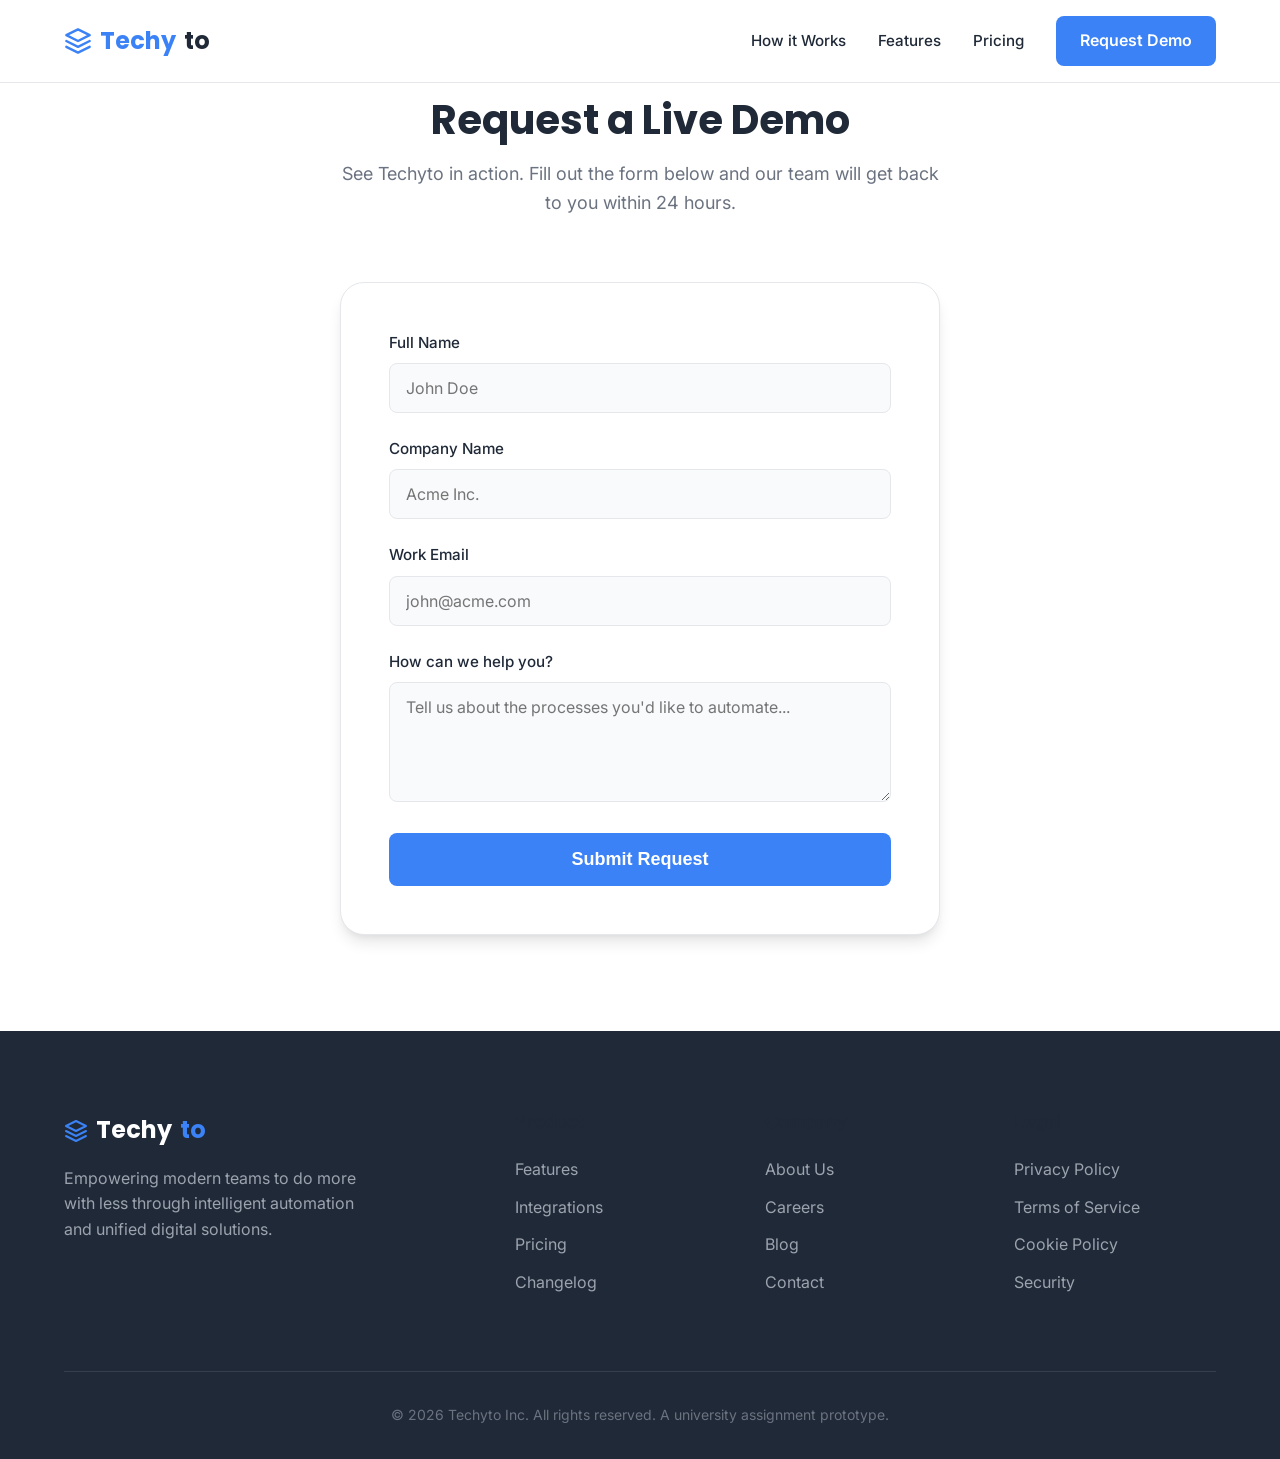
<file: demo.html>
<!DOCTYPE html>
<html lang="en">
<head>
    <meta charset="UTF-8">
    <meta name="viewport" content="width=device-width, initial-scale=1.0">
    <title>Techyto - Automation & Digital Solutions</title>
    <meta name="description" content="Techyto provides cutting-edge digital solutions and automation tools to help businesses save time and scale faster.">
    <link rel="preconnect" href="https://fonts.googleapis.com">
    <link rel="preconnect" href="https://fonts.gstatic.com" crossorigin>
    <link href="https://fonts.googleapis.com/css2?family=Inter:wght@400;500;600&family=Poppins:wght@600;700&display=swap" rel="stylesheet">
    <link rel="stylesheet" href="style.css">
</head>
<body>

    <!-- Navbar -->
    <nav class="navbar" id="navbar">
        <div class="container">
            <a href="index.html" class="logo">
                <svg width="28" height="28" viewBox="0 0 24 24" fill="none" xmlns="http://www.w3.org/2000/svg">
                    <path d="M12 2L2 7L12 12L22 7L12 2Z" stroke="#3B82F6" stroke-width="2" stroke-linecap="round" stroke-linejoin="round"/>
                    <path d="M2 17L12 22L22 17" stroke="#3B82F6" stroke-width="2" stroke-linecap="round" stroke-linejoin="round"/>
                    <path d="M2 12L12 17L22 12" stroke="#3B82F6" stroke-width="2" stroke-linecap="round" stroke-linejoin="round"/>
                </svg>
                Techy<span>to</span>
            </a>
            
            <button class="mobile-menu-btn" id="mobileMenuBtn">
                <svg viewBox="0 0 24 24">
                    <path d="M3 12h18M3 6h18M3 18h18" stroke="currentColor" stroke-width="2" stroke-linecap="round"/>
                </svg>
            </button>

            <div class="nav-links" id="navLinks">
                <a href="index.html#how-it-works" class="nav-link">How it Works</a>
                <a href="features.html" class="nav-link">Features</a>
                <a href="pricing.html" class="nav-link">Pricing</a>
                <a href="demo.html" class="btn btn-primary nav-demo-btn">Request Demo</a>
            </div>
        </div>
    </nav>



    <!-- Request Demo Form Section -->
    <section class="section" id="demo">
        <div class="container">
            <div class="section-header">
                <h2 class="section-title">Request a Live Demo</h2>
                <p class="section-subtitle">See Techyto in action. Fill out the form below and our team will get back to you within 24 hours.</p>
            </div>
            
            <div class="form-container">
                <form id="demoForm">
                    <div class="form-group">
                        <label class="form-label" for="fullName">Full Name</label>
                        <input type="text" id="fullName" class="form-control" placeholder="John Doe" required>
                    </div>
                    <div class="form-group">
                        <label class="form-label" for="companyName">Company Name</label>
                        <input type="text" id="companyName" class="form-control" placeholder="Acme Inc." required>
                    </div>
                    <div class="form-group">
                        <label class="form-label" for="workEmail">Work Email</label>
                        <input type="email" id="workEmail" class="form-control" placeholder="john@acme.com" required>
                    </div>
                    <div class="form-group">
                        <label class="form-label" for="message">How can we help you?</label>
                        <textarea id="message" class="form-control" placeholder="Tell us about the processes you'd like to automate..." required></textarea>
                    </div>
                    <button type="submit" class="btn btn-primary form-submit">Submit Request</button>
                </form>
            </div>
        </div>
    </section>

    <!-- Success Modal -->
    <div class="modal-overlay" id="successModal">
        <div class="modal-content">
            <div class="modal-icon">
                <svg viewBox="0 0 24 24" fill="none" stroke="currentColor" stroke-width="3" stroke-linecap="round" stroke-linejoin="round">
                    <polyline points="20 6 9 17 4 12"></polyline>
                </svg>
            </div>
            <h3>Request Received!</h3>
            <p>Thank you for your interest in Techyto. One of our automation experts will review your request and contact you shortly.</p>
            <button class="btn btn-primary" id="closeModalBtn" style="width: 100%;">Got it, thanks!</button>
        </div>
    </div>

    <!-- Footer -->
    <footer class="footer">
        <div class="container">
            <div class="footer-grid">
                <div class="footer-brand">
                    <a href="index.html" class="logo footer-logo">
                        <svg width="24" height="24" viewBox="0 0 24 24" fill="none" xmlns="http://www.w3.org/2000/svg">
                            <path d="M12 2L2 7L12 12L22 7L12 2Z" stroke="#3B82F6" stroke-width="2" stroke-linecap="round" stroke-linejoin="round"/>
                            <path d="M2 17L12 22L22 17" stroke="#3B82F6" stroke-width="2" stroke-linecap="round" stroke-linejoin="round"/>
                            <path d="M2 12L12 17L22 12" stroke="#3B82F6" stroke-width="2" stroke-linecap="round" stroke-linejoin="round"/>
                        </svg>
                        Techy<span>to</span>
                    </a>
                    <p class="footer-text">Empowering modern teams to do more with less through intelligent automation and unified digital solutions.</p>
                </div>
                <div class="footer-links">
                    <h4>Product</h4>
                    <ul>
                        <li><a href="#">Features</a></li>
                        <li><a href="#">Integrations</a></li>
                        <li><a href="#">Pricing</a></li>
                        <li><a href="#">Changelog</a></li>
                    </ul>
                </div>
                <div class="footer-links">
                    <h4>Company</h4>
                    <ul>
                        <li><a href="#">About Us</a></li>
                        <li><a href="#">Careers</a></li>
                        <li><a href="#">Blog</a></li>
                        <li><a href="#">Contact</a></li>
                    </ul>
                </div>
                <div class="footer-links">
                    <h4>Legal</h4>
                    <ul>
                        <li><a href="#">Privacy Policy</a></li>
                        <li><a href="#">Terms of Service</a></li>
                        <li><a href="#">Cookie Policy</a></li>
                        <li><a href="#">Security</a></li>
                    </ul>
                </div>
            </div>
            <div class="footer-bottom">
                <p>&copy; 2026 Techyto Inc. All rights reserved. A university assignment prototype.</p>
            </div>
        </div>
    </footer>

    <!-- JavaScript -->
    <script src="script.js"></script>
</body>
</html>
</file>
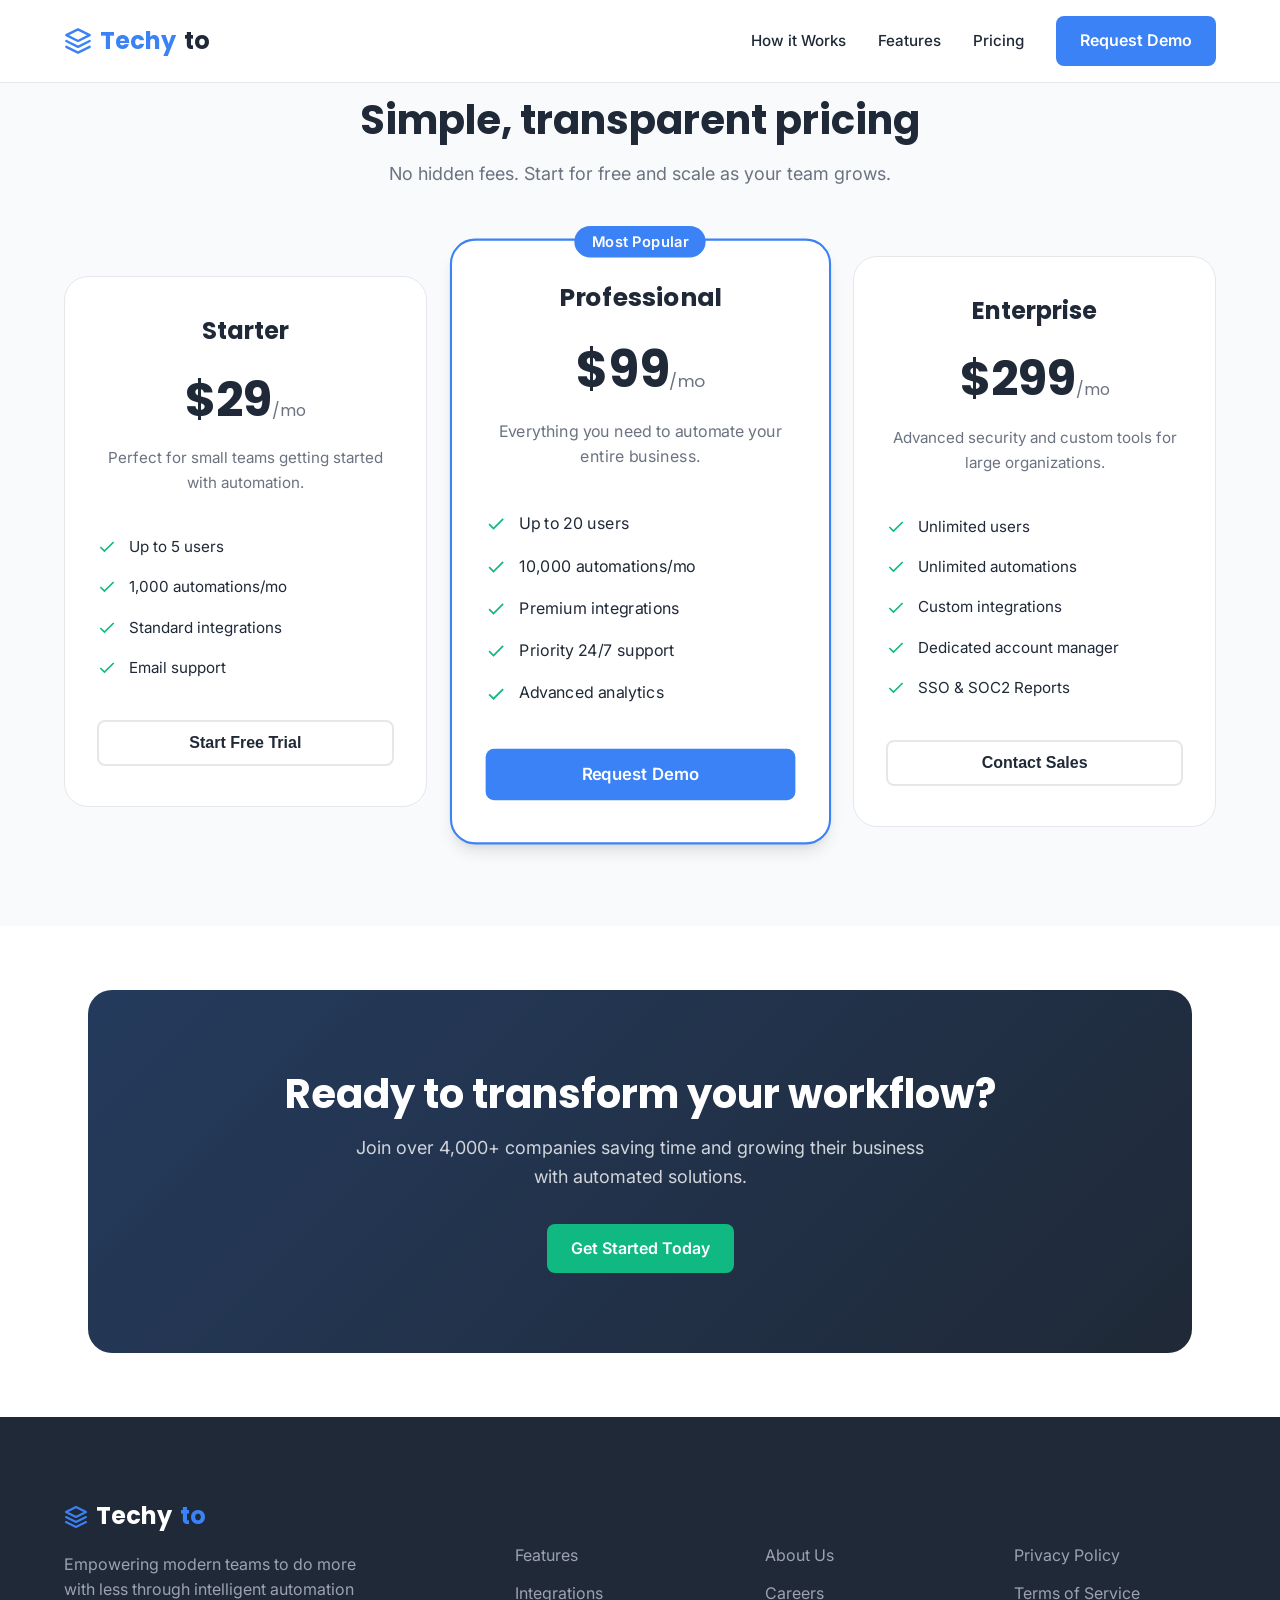
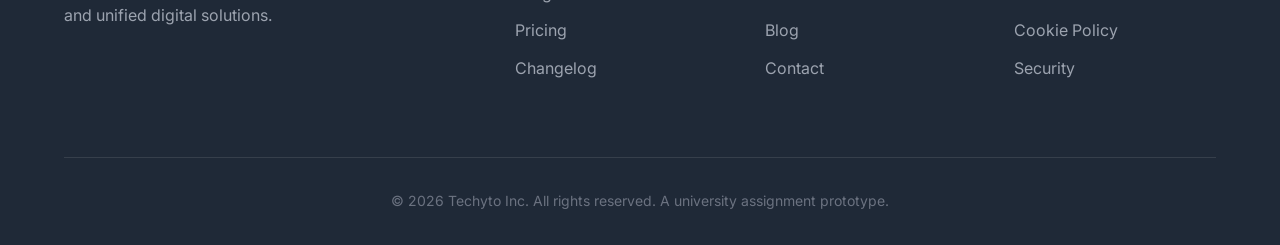
<file: pricing.html>
<!DOCTYPE html>
<html lang="en">
<head>
    <meta charset="UTF-8">
    <meta name="viewport" content="width=device-width, initial-scale=1.0">
    <title>Techyto - Automation & Digital Solutions</title>
    <meta name="description" content="Techyto provides cutting-edge digital solutions and automation tools to help businesses save time and scale faster.">
    <link rel="preconnect" href="https://fonts.googleapis.com">
    <link rel="preconnect" href="https://fonts.gstatic.com" crossorigin>
    <link href="https://fonts.googleapis.com/css2?family=Inter:wght@400;500;600&family=Poppins:wght@600;700&display=swap" rel="stylesheet">
    <link rel="stylesheet" href="style.css">
</head>
<body>

    <!-- Navbar -->
    <nav class="navbar" id="navbar">
        <div class="container">
            <a href="index.html" class="logo">
                <svg width="28" height="28" viewBox="0 0 24 24" fill="none" xmlns="http://www.w3.org/2000/svg">
                    <path d="M12 2L2 7L12 12L22 7L12 2Z" stroke="#3B82F6" stroke-width="2" stroke-linecap="round" stroke-linejoin="round"/>
                    <path d="M2 17L12 22L22 17" stroke="#3B82F6" stroke-width="2" stroke-linecap="round" stroke-linejoin="round"/>
                    <path d="M2 12L12 17L22 12" stroke="#3B82F6" stroke-width="2" stroke-linecap="round" stroke-linejoin="round"/>
                </svg>
                Techy<span>to</span>
            </a>
            
            <button class="mobile-menu-btn" id="mobileMenuBtn">
                <svg viewBox="0 0 24 24">
                    <path d="M3 12h18M3 6h18M3 18h18" stroke="currentColor" stroke-width="2" stroke-linecap="round"/>
                </svg>
            </button>

            <div class="nav-links" id="navLinks">
                <a href="index.html#how-it-works" class="nav-link">How it Works</a>
                <a href="features.html" class="nav-link">Features</a>
                <a href="pricing.html" class="nav-link">Pricing</a>
                <a href="demo.html" class="btn btn-primary nav-demo-btn">Request Demo</a>
            </div>
        </div>
    </nav>



    <!-- Pricing Section -->
    <section class="section section-light" id="pricing">
        <div class="container">
            <div class="section-header">
                <h2 class="section-title">Simple, transparent pricing</h2>
                <p class="section-subtitle">No hidden fees. Start for free and scale as your team grows.</p>
            </div>
            <div class="pricing-grid">
                <!-- Starter Plan -->
                <div class="pricing-card">
                    <h3 class="plan-name">Starter</h3>
                    <div class="plan-price">$29<span>/mo</span></div>
                    <p class="plan-desc">Perfect for small teams getting started with automation.</p>
                    <ul class="plan-features">
                        <li><svg viewBox="0 0 24 24" fill="none" stroke="currentColor" stroke-width="2"><polyline points="20 6 9 17 4 12"></polyline></svg> Up to 5 users</li>
                        <li><svg viewBox="0 0 24 24" fill="none" stroke="currentColor" stroke-width="2"><polyline points="20 6 9 17 4 12"></polyline></svg> 1,000 automations/mo</li>
                        <li><svg viewBox="0 0 24 24" fill="none" stroke="currentColor" stroke-width="2"><polyline points="20 6 9 17 4 12"></polyline></svg> Standard integrations</li>
                        <li><svg viewBox="0 0 24 24" fill="none" stroke="currentColor" stroke-width="2"><polyline points="20 6 9 17 4 12"></polyline></svg> Email support</li>
                    </ul>
                    <button class="btn btn-secondary" style="width: 100%;">Start Free Trial</button>
                </div>
                
                <!-- Pro Plan -->
                <div class="pricing-card popular">
                    <div class="popular-badge">Most Popular</div>
                    <h3 class="plan-name">Professional</h3>
                    <div class="plan-price">$99<span>/mo</span></div>
                    <p class="plan-desc">Everything you need to automate your entire business.</p>
                    <ul class="plan-features">
                        <li><svg viewBox="0 0 24 24" fill="none" stroke="currentColor" stroke-width="2"><polyline points="20 6 9 17 4 12"></polyline></svg> Up to 20 users</li>
                        <li><svg viewBox="0 0 24 24" fill="none" stroke="currentColor" stroke-width="2"><polyline points="20 6 9 17 4 12"></polyline></svg> 10,000 automations/mo</li>
                        <li><svg viewBox="0 0 24 24" fill="none" stroke="currentColor" stroke-width="2"><polyline points="20 6 9 17 4 12"></polyline></svg> Premium integrations</li>
                        <li><svg viewBox="0 0 24 24" fill="none" stroke="currentColor" stroke-width="2"><polyline points="20 6 9 17 4 12"></polyline></svg> Priority 24/7 support</li>
                        <li><svg viewBox="0 0 24 24" fill="none" stroke="currentColor" stroke-width="2"><polyline points="20 6 9 17 4 12"></polyline></svg> Advanced analytics</li>
                    </ul>
                    <a href="demo.html" class="btn btn-primary" style="width: 100%; display:block;">Request Demo</a>
                </div>

                <!-- Enterprise Plan -->
                <div class="pricing-card">
                    <h3 class="plan-name">Enterprise</h3>
                    <div class="plan-price">$299<span>/mo</span></div>
                    <p class="plan-desc">Advanced security and custom tools for large organizations.</p>
                    <ul class="plan-features">
                        <li><svg viewBox="0 0 24 24" fill="none" stroke="currentColor" stroke-width="2"><polyline points="20 6 9 17 4 12"></polyline></svg> Unlimited users</li>
                        <li><svg viewBox="0 0 24 24" fill="none" stroke="currentColor" stroke-width="2"><polyline points="20 6 9 17 4 12"></polyline></svg> Unlimited automations</li>
                        <li><svg viewBox="0 0 24 24" fill="none" stroke="currentColor" stroke-width="2"><polyline points="20 6 9 17 4 12"></polyline></svg> Custom integrations</li>
                        <li><svg viewBox="0 0 24 24" fill="none" stroke="currentColor" stroke-width="2"><polyline points="20 6 9 17 4 12"></polyline></svg> Dedicated account manager</li>
                        <li><svg viewBox="0 0 24 24" fill="none" stroke="currentColor" stroke-width="2"><polyline points="20 6 9 17 4 12"></polyline></svg> SSO & SOC2 Reports</li>
                    </ul>
                    <button class="btn btn-secondary" style="width: 100%;">Contact Sales</button>
                </div>
            </div>
        </div>
    </section>

    <!-- Bottom CTA Fill -->
    <div class="container">
        <div class="cta-section">
            <h2>Ready to transform your workflow?</h2>
            <p>Join over 4,000+ companies saving time and growing their business with automated solutions.</p>
            <a href="demo.html" class="btn btn-green">Get Started Today</a>
        </div>
    </div>



    <!-- Footer -->
    <footer class="footer">
        <div class="container">
            <div class="footer-grid">
                <div class="footer-brand">
                    <a href="index.html" class="logo footer-logo">
                        <svg width="24" height="24" viewBox="0 0 24 24" fill="none" xmlns="http://www.w3.org/2000/svg">
                            <path d="M12 2L2 7L12 12L22 7L12 2Z" stroke="#3B82F6" stroke-width="2" stroke-linecap="round" stroke-linejoin="round"/>
                            <path d="M2 17L12 22L22 17" stroke="#3B82F6" stroke-width="2" stroke-linecap="round" stroke-linejoin="round"/>
                            <path d="M2 12L12 17L22 12" stroke="#3B82F6" stroke-width="2" stroke-linecap="round" stroke-linejoin="round"/>
                        </svg>
                        Techy<span>to</span>
                    </a>
                    <p class="footer-text">Empowering modern teams to do more with less through intelligent automation and unified digital solutions.</p>
                </div>
                <div class="footer-links">
                    <h4>Product</h4>
                    <ul>
                        <li><a href="#">Features</a></li>
                        <li><a href="#">Integrations</a></li>
                        <li><a href="#">Pricing</a></li>
                        <li><a href="#">Changelog</a></li>
                    </ul>
                </div>
                <div class="footer-links">
                    <h4>Company</h4>
                    <ul>
                        <li><a href="#">About Us</a></li>
                        <li><a href="#">Careers</a></li>
                        <li><a href="#">Blog</a></li>
                        <li><a href="#">Contact</a></li>
                    </ul>
                </div>
                <div class="footer-links">
                    <h4>Legal</h4>
                    <ul>
                        <li><a href="#">Privacy Policy</a></li>
                        <li><a href="#">Terms of Service</a></li>
                        <li><a href="#">Cookie Policy</a></li>
                        <li><a href="#">Security</a></li>
                    </ul>
                </div>
            </div>
            <div class="footer-bottom">
                <p>&copy; 2026 Techyto Inc. All rights reserved. A university assignment prototype.</p>
            </div>
        </div>
    </footer>

    <!-- JavaScript -->
    <script src="script.js"></script>
</body>
</html>
</file>
<file: style.css>
/* CSS Variables */
        :root {
            --bg-color: #FFFFFF;
            --bg-light: #F8FAFC;
            --text-primary: #1F2937;
            --text-neutral: #6B7280;
            --accent-primary: #3B82F6;
            --accent-primary-hover: #2563EB;
            --accent-secondary: #10B981;
            --accent-secondary-hover: #059669;
            --border-color: #E5E7EB;
            --shadow-sm: 0 1px 2px 0 rgba(0, 0, 0, 0.05);
            --shadow-md: 0 4px 6px -1px rgba(0, 0, 0, 0.1), 0 2px 4px -1px rgba(0, 0, 0, 0.06);
            --shadow-lg: 0 10px 15px -3px rgba(0, 0, 0, 0.1), 0 4px 6px -2px rgba(0, 0, 0, 0.05);
            --transition: all 0.3s ease;
        }

        /* Resets & Base Styles */
        * {
            margin: 0;
            padding: 0;
            box-sizing: border-box;
        }

        html {
            scroll-behavior: smooth;
        }

        body {
            font-family: 'Inter', sans-serif;
            color: var(--text-primary);
            background-color: var(--bg-color);
            line-height: 1.6;
            overflow-x: hidden;
        }

        h1, h2, h3, h4, h5, h6 {
            font-family: 'Poppins', sans-serif;
            color: var(--text-primary);
            line-height: 1.2;
        }

        p {
            color: var(--text-neutral);
        }

        a {
            text-decoration: none;
            color: inherit;
            transition: var(--transition);
        }

        ul {
            list-style: none;
        }

        img {
            max-width: 100%;
            height: auto;
            display: block;
        }

        /* Container */
        .container {
            width: 100%;
            max-width: 1200px;
            margin: 0 auto;
            padding: 0 24px;
        }

        /* Buttons */
        .btn {
            display: inline-block;
            padding: 12px 24px;
            border-radius: 8px;
            font-weight: 600;
            font-size: 1rem;
            text-align: center;
            cursor: pointer;
            border: none;
            transition: var(--transition);
        }

        .btn-primary {
            background-color: var(--accent-primary);
            color: #FFFFFF;
        }

        .btn-primary:hover {
            background-color: var(--accent-primary-hover);
            transform: translateY(-2px);
            box-shadow: var(--shadow-md);
        }

        .btn-secondary {
            background-color: transparent;
            color: var(--text-primary);
            border: 2px solid var(--border-color);
        }

        .btn-secondary:hover {
            border-color: var(--text-primary);
            background-color: var(--bg-light);
        }

        .btn-green {
            background-color: var(--accent-secondary);
            color: #FFFFFF;
        }

        .btn-green:hover {
            background-color: var(--accent-secondary-hover);
            transform: translateY(-2px);
            box-shadow: var(--shadow-md);
        }

        /* General Section Styling */
        .section {
            padding: 96px 0;
        }

        .section-light {
            background-color: var(--bg-light);
        }

        .section-header {
            text-align: center;
            max-width: 600px;
            margin: 0 auto 64px auto;
        }

        .section-title {
            font-size: 2.5rem;
            margin-bottom: 16px;
        }

        .section-subtitle {
            font-size: 1.125rem;
        }

        /* --- Navbar --- */
        .navbar {
            position: fixed;
            top: 0;
            width: 100%;
            background-color: rgba(255, 255, 255, 0.95);
            backdrop-filter: blur(8px);
            border-bottom: 1px solid var(--border-color);
            z-index: 1000;
            padding: 16px 0;
            transition: var(--transition);
        }

        .navbar .container {
            display: flex;
            justify-content: space-between;
            align-items: center;
        }

        .logo {
            font-family: 'Poppins', sans-serif;
            font-size: 1.5rem;
            font-weight: 700;
            color: var(--accent-primary);
            display: flex;
            align-items: center;
            gap: 8px;
        }

        .logo span {
            color: var(--text-primary);
        }

        .nav-links {
            display: flex;
            gap: 32px;
            align-items: center;
        }

        .nav-link {
            font-size: 0.95rem;
            font-weight: 500;
            color: var(--text-primary);
        }

        .nav-link:hover {
            color: var(--accent-primary);
        }

        .mobile-menu-btn {
            display: none;
            background: none;
            border: none;
            cursor: pointer;
            padding: 8px;
        }

        .mobile-menu-btn svg {
            width: 24px;
            height: 24px;
            fill: var(--text-primary);
        }

        /* --- Hero Section --- */
        .hero {
            padding: 160px 0 100px 0;
            background: linear-gradient(135deg, var(--bg-light) 0%, #FFFFFF 100%);
            text-align: center;
        }

        .hero-content {
            max-width: 800px;
            margin: 0 auto;
        }

        .hero-title {
            font-size: 3.5rem;
            letter-spacing: -0.02em;
            margin-bottom: 24px;
        }

        .hero-title span {
            color: var(--accent-primary);
        }

        .hero-subtitle {
            font-size: 1.25rem;
            margin-bottom: 40px;
            padding: 0 20px;
        }

        .hero-cta {
            display: flex;
            justify-content: center;
            gap: 16px;
            flex-wrap: wrap;
        }

        /* --- Problem Section --- */
        .problem-wrapper {
            display: grid;
            grid-template-columns: 1fr 1fr;
            gap: 64px;
            align-items: center;
        }

        .problem-image {
            background-color: #E2E8F0;
            border-radius: 16px;
            height: 400px;
            display: flex;
            align-items: center;
            justify-content: center;
            color: var(--text-neutral);
            font-size: 1.2rem;
            background-image: url('https://images.unsplash.com/photo-1554224155-8d04cb21cd6c?auto=format&fit=crop&q=80&w=800&h=600');
            background-size: cover;
            background-position: center;
            box-shadow: var(--shadow-lg);
        }

        .problem-content h2 {
            font-size: 2.25rem;
            margin-bottom: 24px;
        }

        .problem-list {
            margin-top: 32px;
        }

        .problem-list li {
            position: relative;
            padding-left: 32px;
            margin-bottom: 16px;
            font-size: 1.125rem;
            color: var(--text-primary);
        }

        .problem-list li::before {
            content: '×';
            position: absolute;
            left: 0;
            top: 0;
            color: #EF4444; /* Red color for problem */
            font-size: 1.5rem;
            font-weight: bold;
            line-height: 1;
        }

        /* --- Solution Section --- */
        .solution-wrapper {
            display: grid;
            grid-template-columns: 1fr 1fr;
            gap: 64px;
            align-items: center;
        }

        .solution-content h2 {
            font-size: 2.25rem;
            margin-bottom: 24px;
        }

        .solution-list {
            margin-top: 32px;
        }

        .solution-list li {
            position: relative;
            padding-left: 36px;
            margin-bottom: 20px;
            font-size: 1.125rem;
            font-weight: 500;
        }

        .solution-list li::before {
            content: '✓';
            position: absolute;
            left: 0;
            top: 2px;
            color: var(--accent-secondary);
            font-size: 1.25rem;
            font-weight: bold;
            background: #D1FAE5;
            width: 24px;
            height: 24px;
            border-radius: 50%;
            display: flex;
            align-items: center;
            justify-content: center;
            line-height: 1;
        }

        .solution-image {
            background-color: #E2E8F0;
            border-radius: 16px;
            height: 400px;
            background-image: url('https://images.unsplash.com/photo-1551288049-bebda4e38f71?auto=format&fit=crop&q=80&w=800&h=600');
            background-size: cover;
            background-position: center;
            box-shadow: var(--shadow-lg);
        }
        
        .order-1 { order: 1; }
        .order-2 { order: 2; }

        /* --- How It Works --- */
        .steps-grid {
            display: grid;
            grid-template-columns: repeat(3, 1fr);
            gap: 32px;
        }

        .step-card {
            background: #FFFFFF;
            padding: 40px 32px;
            border-radius: 16px;
            box-shadow: var(--shadow-sm);
            border: 1px solid var(--border-color);
            text-align: center;
            position: relative;
            transition: var(--transition);
        }

        .step-card:hover {
            box-shadow: var(--shadow-lg);
            transform: translateY(-5px);
        }

        .step-number {
            width: 48px;
            height: 48px;
            background-color: var(--accent-primary);
            color: #FFFFFF;
            border-radius: 50%;
            display: flex;
            align-items: center;
            justify-content: center;
            font-size: 1.25rem;
            font-weight: 700;
            margin: 0 auto 24px auto;
        }

        .step-card h3 {
            font-size: 1.25rem;
            margin-bottom: 12px;
        }

        /* --- Features Section --- */
        .features-grid {
            display: grid;
            grid-template-columns: repeat(3, 1fr);
            gap: 32px;
        }

        .feature-card {
            padding: 32px;
            background: #FFFFFF;
            border-radius: 16px;
            box-shadow: var(--shadow-sm);
            border: 1px solid var(--border-color);
            transition: var(--transition);
        }

        .feature-card:hover {
            box-shadow: var(--shadow-md);
            border-color: var(--accent-primary);
        }

        .feature-icon {
            width: 48px;
            height: 48px;
            background-color: rgba(59, 130, 246, 0.1);
            color: var(--accent-primary);
            border-radius: 12px;
            display: flex;
            align-items: center;
            justify-content: center;
            margin-bottom: 20px;
        }

        .feature-icon svg {
            width: 24px;
            height: 24px;
            stroke: currentColor;
            stroke-width: 2;
            fill: none;
            stroke-linecap: round;
            stroke-linejoin: round;
        }

        .feature-card h3 {
            font-size: 1.25rem;
            margin-bottom: 12px;
        }

        /* --- Testimonials --- */
        .testimonials-grid {
            display: grid;
            grid-template-columns: repeat(3, 1fr);
            gap: 32px;
        }

        .testimonial-card {
            background: #FFFFFF;
            padding: 32px;
            border-radius: 16px;
            box-shadow: var(--shadow-md);
        }

        .stars {
            color: #FBBF24;
            margin-bottom: 16px;
            font-size: 1.25rem;
        }

        .testimonial-text {
            font-size: 1.05rem;
            font-style: italic;
            margin-bottom: 24px;
            color: var(--text-primary);
        }

        .testimonial-author {
            display: flex;
            align-items: center;
            gap: 16px;
        }

        .author-img {
            width: 48px;
            height: 48px;
            border-radius: 50%;
            background-color: #E2E8F0;
            object-fit: cover;
        }

        .author-info h4 {
            font-size: 1rem;
            margin-bottom: 4px;
        }

        .author-info p {
            font-size: 0.875rem;
            margin: 0;
        }

        /* --- Pricing Section --- */
        .pricing-grid {
            display: grid;
            grid-template-columns: repeat(3, 1fr);
            gap: 32px;
            align-items: center;
        }

        .pricing-card {
            background: #FFFFFF;
            border: 1px solid var(--border-color);
            border-radius: 24px;
            padding: 40px 32px;
            text-align: center;
            position: relative;
            transition: var(--transition);
        }

        .pricing-card:hover {
            box-shadow: var(--shadow-lg);
        }

        .pricing-card.popular {
            border: 2px solid var(--accent-primary);
            box-shadow: var(--shadow-lg);
            transform: scale(1.05);
            background-color: #FFFFFF;
        }

        .popular-badge {
            position: absolute;
            top: -14px;
            left: 50%;
            transform: translateX(-50%);
            background-color: var(--accent-primary);
            color: #FFFFFF;
            padding: 4px 16px;
            border-radius: 20px;
            font-size: 0.875rem;
            font-weight: 600;
        }

        .plan-name {
            font-size: 1.5rem;
            margin-bottom: 16px;
        }

        .plan-price {
            font-size: 3rem;
            font-weight: 700;
            font-family: 'Poppins', sans-serif;
            color: var(--text-primary);
            margin-bottom: 8px;
        }

        .plan-price span {
            font-size: 1rem;
            font-weight: 400;
            color: var(--text-neutral);
        }

        .plan-desc {
            margin-bottom: 32px;
            font-size: 0.95rem;
        }

        .plan-features {
            text-align: left;
            margin-bottom: 32px;
        }

        .plan-features li {
            padding: 8px 0;
            display: flex;
            align-items: center;
            gap: 12px;
            font-size: 0.95rem;
        }

        .plan-features li svg {
            width: 20px;
            height: 20px;
            color: var(--accent-secondary);
            flex-shrink: 0;
        }

        /* --- CTA Fill Section --- */
        .cta-section {
            background-color: var(--text-primary);
            color: #FFFFFF;
            text-align: center;
            padding: 80px 0;
            border-radius: 24px;
            margin: 64px 24px;
            background-image: linear-gradient(135deg, rgba(59, 130, 246, 0.2) 0%, transparent 100%);
        }

        .cta-section h2 {
            color: #FFFFFF;
            font-size: 2.5rem;
            margin-bottom: 16px;
        }

        .cta-section p {
            color: #D1D5DB;
            font-size: 1.125rem;
            max-width: 600px;
            margin: 0 auto 32px auto;
        }

        /* --- Request Demo Form Section --- */
        .form-container {
            max-width: 600px;
            margin: 0 auto;
            background: #FFFFFF;
            padding: 48px;
            border-radius: 24px;
            box-shadow: var(--shadow-lg);
            border: 1px solid var(--border-color);
        }

        .form-group {
            margin-bottom: 24px;
        }

        .form-label {
            display: block;
            margin-bottom: 8px;
            font-weight: 500;
            font-size: 0.95rem;
            color: var(--text-primary);
        }

        .form-control {
            width: 100%;
            padding: 14px 16px;
            border: 1px solid var(--border-color);
            border-radius: 8px;
            font-family: inherit;
            font-size: 1rem;
            transition: var(--transition);
            background-color: var(--bg-light);
        }

        .form-control:focus {
            outline: none;
            border-color: var(--accent-primary);
            background-color: #FFFFFF;
            box-shadow: 0 0 0 3px rgba(59, 130, 246, 0.1);
        }

        textarea.form-control {
            resize: vertical;
            min-height: 120px;
        }

        .form-submit {
            width: 100%;
            padding: 16px;
            font-size: 1.125rem;
        }

        /* --- Success Modal --- */
        .modal-overlay {
            position: fixed;
            top: 0;
            left: 0;
            width: 100%;
            height: 100%;
            background-color: rgba(0, 0, 0, 0.5);
            display: flex;
            align-items: center;
            justify-content: center;
            z-index: 2000;
            opacity: 0;
            visibility: hidden;
            transition: var(--transition);
            backdrop-filter: blur(4px);
        }

        .modal-overlay.active {
            opacity: 1;
            visibility: visible;
        }

        .modal-content {
            background-color: #FFFFFF;
            padding: 48px;
            border-radius: 24px;
            text-align: center;
            max-width: 400px;
            width: 90%;
            transform: translateY(20px);
            transition: var(--transition);
            box-shadow: 0 25px 50px -12px rgba(0, 0, 0, 0.25);
        }

        .modal-overlay.active .modal-content {
            transform: translateY(0);
        }

        .modal-icon {
            width: 80px;
            height: 80px;
            background-color: #D1FAE5;
            color: var(--accent-secondary);
            border-radius: 50%;
            display: flex;
            align-items: center;
            justify-content: center;
            margin: 0 auto 24px auto;
        }

        .modal-icon svg {
            width: 40px;
            height: 40px;
        }

        .modal-content h3 {
            font-size: 1.75rem;
            margin-bottom: 16px;
        }

        .modal-content p {
            margin-bottom: 32px;
        }

        /* --- Footer --- */
        .footer {
            background-color: var(--text-primary);
            color: #FFFFFF;
            padding: 80px 0 32px 0;
        }

        .footer-grid {
            display: grid;
            grid-template-columns: 2fr 1fr 1fr 1fr;
            gap: 48px;
            margin-bottom: 64px;
        }

        .footer-logo {
            color: #FFFFFF;
            margin-bottom: 16px;
        }

        .footer-logo span {
            color: var(--accent-primary);
        }

        .footer-text {
            color: #9CA3AF;
            margin-bottom: 24px;
            max-width: 300px;
        }

        .footer-links h4 {
            font-size: 1.125rem;
            margin-bottom: 24px;
            font-family: inherit;
        }

        .footer-links ul li {
            margin-bottom: 12px;
        }

        .footer-links ul li a {
            color: #9CA3AF;
        }

        .footer-links ul li a:hover {
            color: #FFFFFF;
        }

        .footer-bottom {
            text-align: center;
            padding-top: 32px;
            border-top: 1px solid rgba(255, 255, 255, 0.1);
            color: #9CA3AF;
            font-size: 0.875rem;
        }

        /* --- Responsive Design --- */
        @media (max-width: 992px) {
            .hero-title { font-size: 3rem; }
            .steps-grid, .features-grid, .testimonials-grid, .pricing-grid {
                grid-template-columns: repeat(2, 1fr);
            }
            .pricing-card.popular {
                transform: none;
            }
            .problem-wrapper, .solution-wrapper {
                grid-template-columns: 1fr;
                gap: 40px;
            }
            .order-1 { order: 2; }
            .order-2 { order: 1; }
            .footer-grid {
                grid-template-columns: repeat(2, 1fr);
            }
        }

        @media (max-width: 768px) {
            .nav-links {
                position: fixed;
                top: 70px;
                left: 0;
                width: 100%;
                background-color: #FFFFFF;
                flex-direction: column;
                padding: 24px 0;
                box-shadow: var(--shadow-md);
                border-top: 1px solid var(--border-color);
                clip-path: circle(0% at 50% -20%);
                transition: clip-path 0.4s ease-out;
            }
            .nav-links.show {
                clip-path: circle(150% at 50% -20%);
            }
            .mobile-menu-btn { display: block; }
            
            .hero { padding: 120px 0 60px 0; }
            .hero-title { font-size: 2.5rem; }
            
            .steps-grid, .features-grid, .testimonials-grid, .pricing-grid, .footer-grid {
                grid-template-columns: 1fr;
            }
            
            .section { padding: 64px 0; }
            .cta-section { margin: 32px 0; padding: 48px 24px; border-radius: 0; }
        }
</file>
